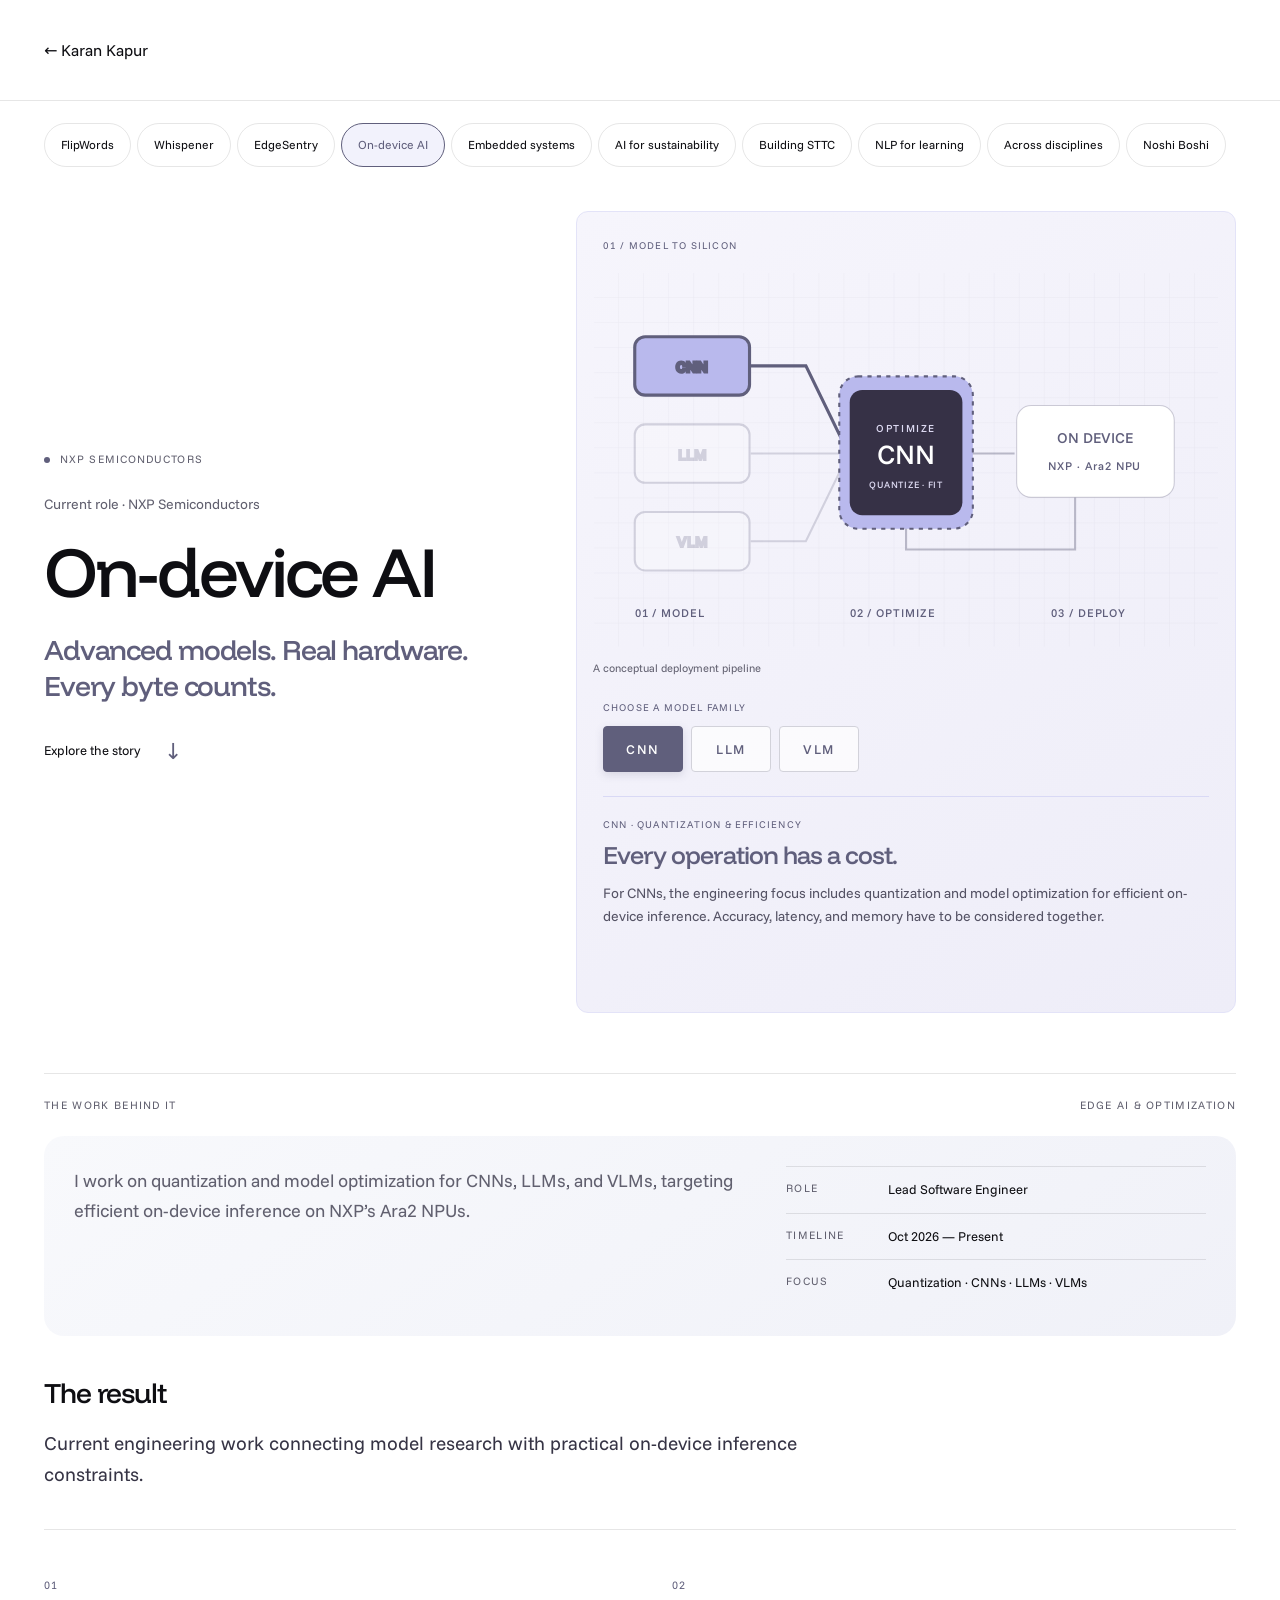
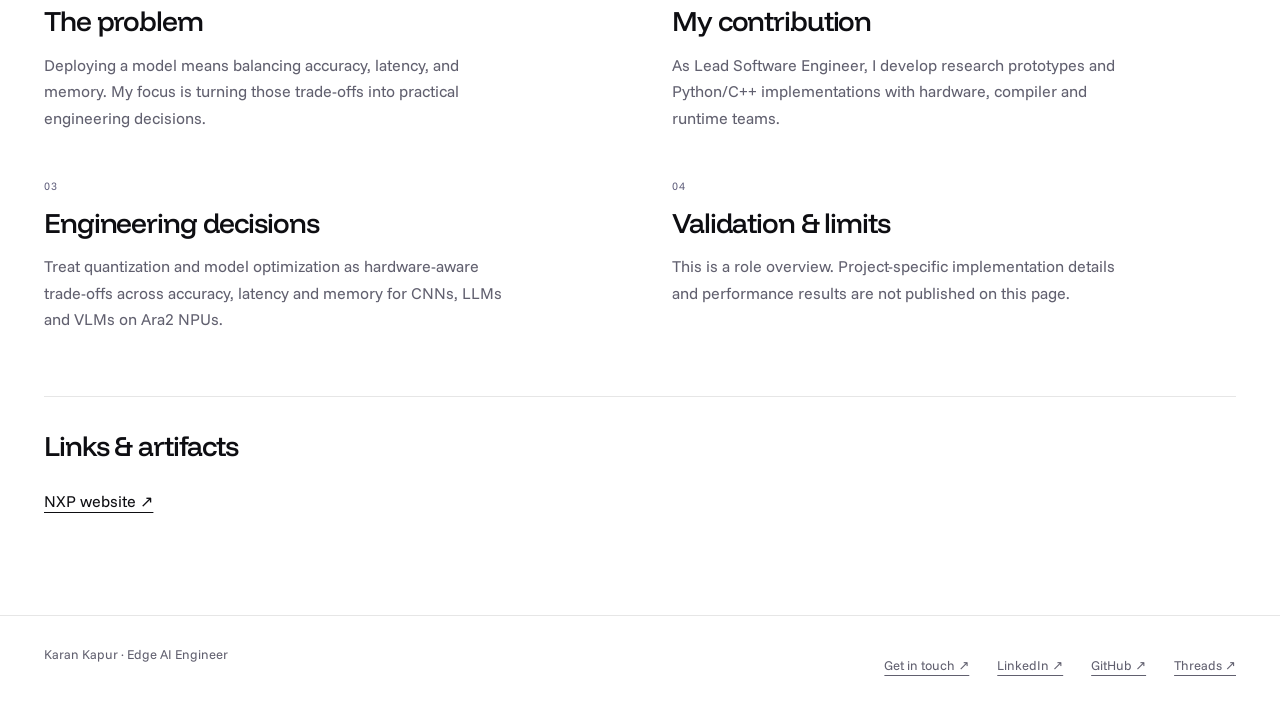
<file: profile/project.html>
<!doctype html>
<html lang="en">
<head>
  <meta charset="utf-8">
  <meta name="viewport" content="width=device-width, initial-scale=1">
  <meta name="theme-color" content="#ffffff">
  <meta name="description" content="Selected engineering, research, and community work by Karan Kapur.">
  <title>Selected work — Karan Kapur</title>
  <link rel="icon" href="icon.svg?v=avatar" type="image/svg+xml">
  <link rel="preconnect" href="https://fonts.googleapis.com">
  <link rel="stylesheet" media="print" onload="this.media='all'" href="https://fonts.googleapis.com/css2?family=Funnel+Display:wght@400;500;600&family=Funnel+Sans:wght@400;500;600&display=swap">
  <style>
    :root{--accent:#b9b9ed}
    *{box-sizing:border-box}body{margin:0;background:var(--bg);color:var(--ink);font:400 16px/1.65 "Funnel Sans",system-ui,sans-serif}
    a{color:inherit;text-underline-offset:5px}a:hover{color:var(--accent-ink)}a:focus-visible{outline:2px solid var(--accent-ink);outline-offset:5px}
    header,main,footer{max-width:1120px;margin:auto;padding:28px 44px}header{display:flex;justify-content:space-between;gap:24px;border-bottom:1px solid var(--line)}
    header a{text-decoration:none}header span,.eyebrow,.number,dt{font-size:11px;letter-spacing:.12em;text-transform:uppercase;color:var(--muted)}
    nav{display:flex;gap:8px;flex-wrap:wrap;margin:6px 0 28px}nav a{font-size:12px;text-decoration:none;border:1px solid var(--line);border-radius:24px}nav a[aria-current]{border-color:var(--accent-ink);color:var(--accent-ink)}
    .eyebrow{display:flex;align-items:center;gap:10px;margin:40px 0 18px}.eyebrow:before{content:"";width:6px;height:6px;border-radius:50%;background:var(--accent-ink)}
    h1,h2,.statement{font-family:"Funnel Display",system-ui,sans-serif;font-weight:500;letter-spacing:-.04em}h1{font-size:clamp(48px,8vw,100px);line-height:1.02;max-width:900px;margin:0 0 28px}
    .statement{font-size:clamp(23px,3vw,36px);line-height:1.35;max-width:760px;color:var(--accent-ink);margin:0 0 34px}
    .overview{display:grid;grid-template-columns:1.6fr 1fr}.summary{font-size:18px;margin:0;color:var(--muted)}
    dl{margin:0}dl div{display:grid;grid-template-columns:90px 1fr;gap:12px;border-top:1px solid var(--line);padding:12px 0}dd{margin:0;font-size:13px}
    .chapters{border-top:1px solid var(--line);display:grid;grid-template-columns:repeat(2,minmax(0,1fr));gap:40px 64px;padding:40px 0 64px}.number{color:var(--accent-ink)}h2{font-size:28px;line-height:1.2;margin:8px 0 14px}.chapters p{color:var(--muted);margin:0;max-width:460px}
    footer{display:flex;flex-wrap:wrap;gap:16px 28px;border-top:1px solid var(--line);font-size:13px;color:var(--muted)}footer span{margin-right:auto}.empty{padding-block:80px}
    @media(max-width:640px){header,main,footer{padding:22px}.eyebrow{margin-top:28px}.overview{grid-template-columns:1fr}.chapters{grid-template-columns:1fr;gap:32px}h1{overflow-wrap:anywhere}header span{display:none}}
    .overview{border-radius:20px;background:linear-gradient(145deg,#f8f9fc,#f0f1f8);padding:30px;margin-bottom:40px;gap:40px}
    nav a{min-height:44px;box-sizing:border-box;display:inline-flex;align-items:center;padding:10px 16px}
    nav a[aria-current]{background:color-mix(in srgb,var(--accent) 18%,white)}
    @media(max-width:640px){.overview{padding:24px;gap:28px}}
  </style>
  <link rel="stylesheet" href="theme.css">
  <link rel="stylesheet" href="flipwords.css">
</head>
<body class="project-page">
  <header><a id="back" href="../index.html">← Karan Kapur</a></header>
  <main id="content">
    <nav id="project-nav" aria-label="Select a project"></nav>
    <section class="project-hero" aria-labelledby="name">
      <div class="project-heading">
        <p class="eyebrow" id="organization"></p>
        <p class="project-status" id="status"></p>
        <h1 id="name"></h1>
        <p class="statement" id="statement"></p>
        <a class="story-link" href="#story">Explore the story <span aria-hidden="true">↓</span></a>
      </div>
      <section class="experience" id="experience" aria-label="Explore this project" hidden></section>
    </section>
    <div class="story-heading" id="story"><span>The work behind it</span><span id="story-type"></span></div>
    <div class="overview"><p class="summary" id="summary"></p><dl id="details"></dl></div>
    <section class="project-result" aria-labelledby="result-heading"><h2 id="result-heading">The result</h2><p id="result"></p></section>
    <div class="chapters" id="chapters"></div>
    <section class="project-resources" aria-labelledby="resources-heading"><h2 id="resources-heading">Links & artifacts</h2><ul id="resources"></ul></section>
    <noscript><p>Please enable JavaScript to view this project, or <a href="CV_Karan_Kapur.pdf">read my CV</a>.</p></noscript>
  </main>
  <footer><span><!-- portfolio:signature -->Karan Kapur · Edge AI Engineer<!-- /portfolio:signature --></span><a data-portfolio-href="mailto" href="mailto:karankapur.kapur@gmail.com">Get in touch ↗</a><a data-portfolio-href="linkedin" href="https://www.linkedin.com/in/karukapur/" target="_blank" rel="noopener">LinkedIn ↗</a><a data-portfolio-href="github" href="https://github.com/karukapur" target="_blank" rel="noopener">GitHub ↗</a><a data-portfolio-href="threads" href="https://www.threads.com/@karukapur" target="_blank" rel="noopener noreferrer">Threads ↗</a></footer>
  <script src="portfolio.js"></script>
  <script src="project-experiences.js"></script>
  <script src="flipwords.js"></script>
  <script>
    const id = new URLSearchParams(location.search).get('id') || 'edge-ai';
    const project = PORTFOLIO.projects.find(p => p.id === id);
    for (const item of PORTFOLIO.projects) {
      const link = document.createElement('a'); link.href = `?id=${item.id}`; link.textContent = item.name;
      if (item.id === id) link.setAttribute('aria-current', 'page');
      document.getElementById('project-nav').append(link);
    }
    if (!project) {
      document.title = 'Project not found — Karan Kapur';
      document.getElementById('content').innerHTML = '<div class="empty"><h1>Project not found.</h1><p><a href="../index.html">Explore the portfolio ↗</a></p></div>';
    } else {
      document.title = `${project.name} — Karan Kapur`;
      document.body.dataset.project = project.id;
      document.documentElement.style.setProperty('--accent', project.color);
      document.getElementById('story-type').textContent = project.type;
      for (const [element, value] of Object.entries({organization: project.organization, name: project.name, statement: project.big, summary: project.tabs[0], status: project.caseStudy.status, result: project.caseStudy.result})) document.getElementById(element).textContent = value;
      document.getElementById('back').href = `../index.html#${project.id}`;
      if (project.sourceUrl) {
        const source = document.createElement('a');
        source.href = project.sourceUrl; source.textContent = 'View on GitHub ↗';
        source.target = '_blank'; source.rel = 'noopener';
        document.querySelector('.project-heading').append(source);
      }
      const details = document.getElementById('details');
      for (const [label, value] of [['Role', project.role], ['Timeline', project.timeline], ['Focus', project.scope]]) {
        if (!value) continue;
        const row = document.createElement('div'), term = document.createElement('dt'), description = document.createElement('dd');
        term.textContent = label; description.textContent = value; row.append(term, description); details.append(row);
      }
      const study = project.caseStudy;
      [['The problem', project.tabs[1]], ['My contribution', study.contribution], ['Engineering decisions', study.decision], ['Validation & limits', study.limitation]].forEach(([title, text], i) => {
        const article = document.createElement('article'), number = document.createElement('span'), heading = document.createElement('h2'), paragraph = document.createElement('p');
        number.className = 'number'; number.textContent = `0${i + 1}`;
        heading.textContent = title; paragraph.textContent = text;
        article.append(number, heading, paragraph); document.getElementById('chapters').append(article);
      });
      const resources = [...project.resources];
      if (project.notesUrl) resources.push({ label: 'Engineering notes', url: project.notesUrl });
      for (const resource of resources) {
        const item = document.createElement('li'), link = document.createElement('a');
        link.href = resource.url; link.textContent = resource.label + ' ↗'; link.target = '_blank'; link.rel = 'noopener noreferrer';
        item.append(link); document.getElementById('resources').append(item);
      }
      mountProjectExperience(document.getElementById('experience'), project);
    }
  </script>
</body>
</html>
</file>
<file: profile/theme.css>
/* One light palette for the introduction, card table, lab and project pages. */
:root {
  color-scheme: light;
  --bg: #ffffff;
  --ink: #0e0e12;
  --muted: #61606f;
  --line: rgba(14,14,18,.1);
  --nt: var(--bg);
  --nt-ink: #242331;
  --nt-2: #61606f;
  --nt-3: #686779;
  --nt-line: rgba(46,44,79,.14);
  --nt-hi: #363445;
  --nt-body: #61606f;
  --accent-ink: color-mix(in srgb, var(--accent, #b9b9ed) 40%, #242331);
}

/* Home introduction and actions, sharing the existing scene navigation. */
.copy .hero-offer { grid-column: 1; grid-row: 1 / 3; align-self: start; }
.copy .hero-offer h1 { margin-bottom: 20px; }
.hero-services { margin: 0 0 20px; padding-inline-start: 16px; font-size: calc(clamp(22px, 1.9vw, 32px) - 2px); line-height: 1.4; letter-spacing: -.02em; }
.hero-actions { display: flex; flex-wrap: wrap; gap: 20px; pointer-events: auto; }
.hero-action { display: inline-flex; justify-content: center; align-items: center; gap: 12px; box-sizing: border-box; min-height: 54px; padding: 12px 26px; border: 1px solid #64619a; border-radius: 11px; color: #64619a; background: transparent; font-size: 20px; font-weight: 500; line-height: 1.4; letter-spacing: -.035em; text-decoration: none; }
.hero-action-primary { color: #fff; background: var(--ink); border-color: var(--ink); }
.hero-action:hover { background: #f3f4fa; }
.hero-action-primary:hover { background: #292930; }
.hero-action:focus-visible { outline: 2px solid var(--dot); outline-offset: 4px; }
.copy .intro { max-width: 320px; }
.copy .intro .en { font-size: 20px; line-height: 1.35; }
.copy .intro .ko { font-size: 14px; line-height: 1.5; margin-top: 16px; }
.copy .intro em { color: #64619a; font-style: normal; }
.copy .intro .intro-logo { display: inline-block; width: auto; height: 1cap; vertical-align: baseline; }
.copy .intro .intro-sttc { font-family: "Times New Roman", Times, serif; font-size: calc(1em + 1px); font-weight: 700; color: #B60100; }
.sttc-name { font-family: "Times New Roman", Times, serif; font-weight: 700; color: #B60100; }
.inline-bond-logo { display: inline-block; width: auto; height: .85em; aspect-ratio: 476 / 149; margin-inline: .2em; vertical-align: -.05em; }
@media (min-width: 821px) and (max-width: 1400px) {
  .copy .hero-offer { max-width: calc(50vw - 192px); }
  .hero-services { font-size: 20px; }
  .hero-actions { gap: 10px; }
  .hero-action { min-height: 46px; padding: 10px 16px; font-size: 16px; }
  .copy .intro { max-width: 240px; }
  .copy .intro .en { font-size: 16px; }
}
@media (max-width: 820px) {
  .copy .hero-offer h1 { margin-bottom: 0; }
  .hero-services, .hero-actions { display: none; }
  .copy .intro { max-width: 21em; }
  .copy .intro .en { font-size: 11.5px; line-height: 1.5; }
}
@media (min-width: 1921px) {
  .copy .hero-offer h1 { margin-bottom: calc(20px * var(--hs)); }
  .hero-services { font-size: calc(32px * var(--hs) - 2px); margin-bottom: calc(20px * var(--hs)); padding-inline-start: calc(16px * var(--hs)); }
  .hero-actions { gap: calc(20px * var(--hs)); }
  .hero-action { min-height: calc(54px * var(--hs)); padding: calc(12px * var(--hs)) calc(26px * var(--hs)); gap: calc(12px * var(--hs)); border-radius: calc(11px * var(--hs)); font-size: calc(20px * var(--hs)); }
  .copy .intro { max-width: calc(320px * var(--hs)); }
  .copy .intro .en { font-size: calc(20px * var(--hs)); }
  .copy .intro .ko { font-size: calc(14px * var(--hs)); margin-top: calc(16px * var(--hs)); }
}

/* Neutral project display; STTC supplies its own MacBook hardware. */
html.stage-on .mb .mb-base { display: none; }
html.stage-on .mb .mb-face {
  border-radius: 18px;
  background: linear-gradient(145deg, #ffffff, #e1e3ef);
  box-shadow: inset 0 0 0 2px #c6c8dc, 0 4px 0 #b9bbd1, 0 16px 36px rgba(46,44,79,.16);
}
html.stage-on .mb .mb-screen { border-radius: 8px; background: #e8e9f3; }
html.stage-on .mb .mb-pane { background: var(--bg); }
html.stage-on .mb .mb-back { display: block; background: #dcddeb; }
/* Project navigation stays in viewport space, independent of the scene scale. */
html.stage-on body .web-info .wi-dock {
  position: absolute; left: 50%; bottom: max(24px, env(safe-area-inset-bottom, 0px)); transform: translateX(-50%);
  display: flex; gap: 4px; box-sizing: border-box; width: max-content; max-width: calc(100vw - 40px); padding: 8px;
  border: 1px solid rgba(36,35,49,.12); border-radius: 16px; background: linear-gradient(160deg,rgba(255,255,255,.94),rgba(242,243,248,.82) 46%,rgba(233,236,246,.88)); box-shadow: 0 4px 20px rgba(14,14,18,.08);
  pointer-events: auto;
}
html.stage-on body .web-info .wd-c { flex: none; }
html.stage-on body .web-info .wd-k {
  all: unset; box-sizing: border-box; display: flex; align-items: center; justify-content: center; gap: 8px;
  height: 44px; padding: 0 16px; border: 1px solid transparent; border-radius: 8px; color: #61606f;
  font: 500 clamp(13px, .8vw, 15px)/1.2 var(--f-en); letter-spacing: 0; white-space: nowrap; cursor: pointer;
  transition: background-color .16s ease-out, border-color .16s ease-out, color .16s ease-out;
}
html.stage-on body .web-info .wd-k img { display: block; flex: none; width: 20px; height: 20px; object-fit: contain; pointer-events: none; }
html.stage-on body .web-info .wd-k:hover { background: #f5f4f7; color: #242331; }
html.stage-on body .web-info .wd-k[aria-selected="true"] { background: #f0edf6; border-color: #ddd7e9; color: #353043; }
html.stage-on body .web-info .wd-k:focus-visible { outline: 2px solid #77718f; outline-offset: -2px; }
@media (max-width: 820px) {
  html.stage-on body .web-info .wi-dock { display: none; bottom: max(16px, env(safe-area-inset-bottom, 0px)); max-width: calc(100vw - 32px); }
  html.stage-on body .web-info.fw-selected .wi-dock, html.stage-on body .web-info.sustainability-selected .wi-dock { display: flex; }
  html.stage-on body .web-info .wd-k { padding-inline: 12px; }
}
@media (prefers-reduced-motion: reduce) { html.stage-on body .web-info .wd-k { transition: none; } }
html.stage-on .mb .mb-arrive { box-shadow: 0 8px 28px rgba(46,44,79,.18); }
html.stage-on .web-note.is-cue { animation: none; }
.end-info .ei-item:hover .ei-v { color: #64619a; }

/* Project experiences: shared controls, individual compositions. */
.project-status { margin: 0 0 20px; color: #61606f; font-size: 14px; }
.project-result { margin: 0 0 40px; max-width: 850px; }
.project-result h2 { margin-top: 0; }
.project-result p { color: #363445; font-size: 19px; line-height: 1.6; }
.project-resources { border-top: 1px solid var(--line); padding: 24px 0 48px; }
.project-resources ul { display: flex; flex-wrap: wrap; gap: 8px 32px; list-style: none; padding: 0; }
.project-resources a { display: inline-flex; align-items: center; min-height: 44px; }
.project-page { --tint: color-mix(in srgb, var(--accent) 19%, white); }
.project-page header, .project-page main, .project-page footer { max-width: 1320px; }
.project-page main { padding-top: 22px; }
.project-page #project-nav { margin: 0 0 36px; gap: 6px; }
.project-page #project-nav a { font-size: 12px; }
.project-hero { display: grid; grid-template-columns: .85fr 1.15fr; align-items: center; gap: 44px; padding: 8px 0 60px; }
.project-heading { min-width: 0; }
.project-heading .eyebrow { margin: 0 0 24px; line-height: 1.6; letter-spacing: .1em; }
.project-heading h1 { font-size: clamp(46px, 5.5vw, 82px); margin-bottom: 24px; overflow-wrap: anywhere; }
.project-heading .statement { font-size: clamp(23px, 2.2vw, 31px); line-height: 1.3; margin-bottom: 24px; }
.story-link { display: inline-flex; align-items: center; gap: 24px; min-height: 44px; font-size: 13px; text-decoration: none; }
.story-link span { font-size: 22px; color: var(--accent-ink); }
.story-heading { display: flex; flex-wrap: wrap; justify-content: space-between; gap: 12px; padding: 22px 0; border-top: 1px solid var(--line); font-size: 11px; letter-spacing: .12em; text-transform: uppercase; color: var(--muted); scroll-margin-top: 24px; }
.experience { min-width: 0; padding: 26px; border: 1px solid color-mix(in srgb, var(--accent) 40%, white); border-radius: 24px; background: var(--tint); color: var(--accent-ink); }
.experience[hidden] { display: none; }
.experience-label, .experience-tag, .experience-prompt, .sheet-label, .notebook-label, .notebook-footer { font-size: 10px; line-height: 1.6; letter-spacing: .12em; text-transform: uppercase; }
.experience-label { margin: 0; }
.experience-visual { min-width: 0; margin: 18px 0 24px; }
.experience-visual > svg { width: 100%; height: auto; display: block; overflow: visible; }
.experience-visual figcaption { margin-top: 12px; font-size: 11px; line-height: 1.5; color: var(--muted); }
.experience-prompt { margin: 0 0 10px; }
.experience-buttons { display: flex; flex-wrap: wrap; gap: 8px; }
.experience-buttons button { min-width: 48px; min-height: 46px; padding: 10px 16px; border: 1px solid color-mix(in srgb, var(--accent-ink) 28%, white); border-radius: 8px; background: rgba(255,255,255,.7); color: var(--accent-ink); font: 500 13px/1.4 "Funnel Sans", system-ui, sans-serif; text-align: left; cursor: pointer; transition: background .2s, border-color .2s, box-shadow .2s; }
.experience-buttons button:hover { border-color: var(--accent-ink); background: white; }
.experience-buttons button[aria-pressed="true"] { background: var(--accent-ink); color: #fff; border-color: var(--accent-ink); box-shadow: 0 3px 8px color-mix(in srgb, var(--accent-ink) 18%, transparent); }
.experience-buttons button:focus-visible { outline: 2px solid var(--accent-ink); outline-offset: 4px; }
.experience-detail { border-top: 1px solid color-mix(in srgb, var(--accent) 55%, white); margin-top: 24px; padding-top: 20px; min-height: 190px; }
.experience-tag { margin: 0 0 8px; }
.experience-title { margin: 0 0 12px; font-size: 25px; line-height: 1.15; }
.experience-copy { margin: 0; font-size: 14px; line-height: 1.65; color: #555365; }
.experience-source { display: inline-flex; align-items: center; min-height: 44px; margin-top: 8px; font-size: 12px; }
.experience-source[hidden] { display: none; }
.experience svg text { fill: currentColor; font: 500 14px "Funnel Sans", system-ui, sans-serif; }
.experience svg .svg-center { text-anchor: middle; }
.experience svg .svg-small { font-size: 11px; letter-spacing: .08em; }
.trace { stroke: currentColor; stroke-width: 2; opacity: .4; }
.signal { stroke: currentColor; stroke-width: 2; opacity: .23; transition: opacity .25s; }
.signal.is-active { opacity: 1; stroke-width: 3; }
.signal rect { fill: white; }
.signal.is-active rect { fill: var(--accent); }
.chip-pins { fill: var(--accent); stroke: var(--accent-ink); stroke-width: 2; stroke-dasharray: 4 5; }
.silicon-core { fill: #363146; }
.experience svg .core-label { fill: #dcd9f1; font-size: 10px; letter-spacing: .15em; }
.experience svg .core-model { fill: white; font-size: 26px; }
.experience svg .core-small { fill: #dcd9f1; font-size: 9px; letter-spacing: .08em; }
.device-node { fill: white; stroke: currentColor; stroke-opacity: .3; }
[data-project="edge-ai"] .experience { border-radius: 12px; background: linear-gradient(145deg, #f6f5fc, #eeedf8); }
[data-project="edge-ai"] .experience-visual { margin-inline: -10px; }
[data-project="edge-ai"] .experience-buttons button { min-width: 80px; text-align: center; border-radius: 4px; letter-spacing: .12em; }

/* The embedded workbench reads across: input rail, schematic, engineering note. */
[data-project="embedded"] .project-hero { grid-template-columns: 1fr; gap: 24px; }
[data-project="embedded"] .project-heading { display: grid; grid-template-columns: 1fr 1fr; gap: 0 64px; align-items: center; }
[data-project="embedded"] .project-heading .eyebrow { grid-column: 1 / -1; margin-bottom: 16px; }
[data-project="embedded"] .project-heading h1 { grid-row: 2 / 4; font-size: clamp(46px, 5vw, 76px); margin: 0; max-width: 540px; }
[data-project="embedded"] .project-heading .statement { margin: 0; max-width: 420px; }
[data-project="embedded"] .experience { display: grid; grid-template-columns: 170px minmax(0, 1.6fr) minmax(220px, 1fr); gap: 24px; border-radius: 8px; background: #f0f7f5; }
[data-project="embedded"] .experience-label { grid-column: 1 / -1; }
[data-project="embedded"] .experience-controls { grid-column: 1; grid-row: 2; align-self: center; }
[data-project="embedded"] .experience-buttons { flex-direction: column; }
[data-project="embedded"] .experience-visual { grid-column: 2; grid-row: 2; margin: 0; align-self: center; }
[data-project="embedded"] .experience-detail { grid-column: 3; grid-row: 2; margin: 0; border-top: 0; border-left: 1px solid var(--line); padding: 16px 0 16px 24px; align-self: center; }
[data-project="embedded"] .silicon-core { fill: #2b4846; }

/* Research documents are individually brought to the top of the desk. */
[data-project="sustainability"] .project-hero { grid-template-columns: 1fr 1fr; gap: 64px; }
[data-project="sustainability"] .experience { padding: 28px 32px; background: linear-gradient(145deg, #f1f5ec, #f9fbf7); border: 0; border-radius: 2px; }
.research-stack { position: relative; height: 310px; width: 100%; margin: 28px 0 16px; }
.report-sheet { position: absolute; box-sizing: border-box; width: 82%; height: 285px; left: 9%; top: 12px; padding: 26px; border: 1px solid #cfd8c5; background: #fff; color: #35412e; box-shadow: 0 10px 22px #3442290c; transform: translate(10px, 8px) rotate(5deg); transition: transform .28s, opacity .28s; opacity: .3; }
.report-sheet:nth-child(2) { transform: translate(-12px, 3px) rotate(-5deg); }
.report-sheet:nth-child(3) { transform: translate(4px, -8px) rotate(3deg); }
.report-sheet:nth-child(4) { transform: translate(-2px, 12px) rotate(-2deg); }
.report-sheet.is-active { transform: translate(0, -8px) rotate(-1deg); opacity: 1; z-index: 1; }
.report-sheet strong { display: block; font: 500 32px/1.12 "Funnel Display", system-ui, sans-serif; letter-spacing: -.04em; margin: 22px 0; }
.paper-lines { height: 54px; background: repeating-linear-gradient(180deg, transparent 0 12px, #dce0d8 12px 14px, transparent 14px 18px); }
.paper-stamp { display: block; font-size: 10px; line-height: 1.5; text-transform: uppercase; letter-spacing: .07em; margin-top: 18px; }
.extraction-row { display: flex; gap: 20px; font-size: 12px; border-block: 1px solid #dce0d8; padding: 10px 0; }
.report-sheet .result-number { font-size: 102px; line-height: .9; margin: 24px 0 12px; }
.result-number span { font-size: 40px; }
.report-sheet p { font-size: 14px; margin: 8px 0; }
.database-drawing { border: 1px solid #cfd8c5; border-radius: 50% / 15%; text-align: center; font-size: 13px; padding: 12px; }
[data-project="sustainability"] .experience-buttons { gap: 6px; }
[data-project="sustainability"] .experience-buttons button { padding: 8px 12px; border-radius: 24px; font-size: 12px; }

/* STTC is shown through its live website rather than an illustrative diagram. */
[data-project="sttc"] .project-hero { grid-template-columns: 1fr; gap: 28px; }
[data-project="sttc"] .project-heading { text-align: center; max-width: 820px; margin: auto; }
[data-project="sttc"] .project-heading .eyebrow { justify-content: center; }
[data-project="sttc"] .project-heading h1 { font-size: clamp(52px, 6vw, 88px); }
[data-project="sttc"] .project-heading .statement { margin: 0 auto 8px; max-width: 650px; }
.project-page .experience.live-site { display: block; padding: 0; overflow: hidden; border: 1px solid var(--line); border-radius: 16px; background: white; }
.live-site-toolbar { display: flex; flex-wrap: wrap; align-items: center; justify-content: space-between; gap: 8px 20px; padding: 10px 20px; background: #f8f9fc; border-bottom: 1px solid var(--line); color: var(--muted); font-size: 12px; }
.live-site-toolbar span { letter-spacing: .1em; text-transform: uppercase; font-size: 10px; }
.live-site-link { display: inline-flex; align-items: center; min-height: 44px; color: var(--ink); }
.live-site-frame { display: block; width: 100%; height: clamp(560px, 72vh, 880px); border: 0; background: white; }

/* The topic map leads on the left, with the editorial introduction on the right. */
[data-project="camh"] .project-hero { grid-template-columns: 1.15fr .85fr; }
[data-project="camh"] .project-heading { grid-column: 2; grid-row: 1; }
[data-project="camh"] .experience { grid-column: 1; grid-row: 1; background: #f0f5fc; border-radius: 30px 30px 8px 30px; }
[data-project="camh"] .experience-visual { background: #ffffff94; border-radius: 16px; padding: 14px 8px 10px; }
[data-project="camh"] .experience-buttons button { border-radius: 24px; }
.map-axis { stroke: #b4c4db; stroke-width: 1; }
.topic-halo { fill: #dce7f4; opacity: .6; }
.halo-b { fill: #dcdff1; }.halo-c { fill: #d5e9e6; }
.topic-point { fill: #5a759f; stroke: white; stroke-width: 1; transition: cx .3s, cy .3s; }
.topic-1 { fill: #7e75a4; }.topic-2 { fill: #507d7b; }
[data-project="camh"] .experience[data-choice="1"] .topic-halo { opacity: .22; }
[data-project="camh"] .experience[data-choice="2"] .topic-halo { opacity: 0; }

/* Notebook tabs, ruled paper and a three-stop academic journey. */
[data-project="education"] .project-hero { grid-template-columns: 1fr; gap: 24px; }
[data-project="education"] .project-heading { max-width: 960px; }
[data-project="education"] .project-heading h1 { font-size: clamp(48px, 6.5vw, 92px); margin-bottom: 16px; }
[data-project="education"] .project-heading .statement { display: inline; margin-right: 40px; }
[data-project="education"] .experience { display: grid; grid-template-columns: minmax(0, 1.3fr) minmax(0, 1fr); gap: 20px 36px; border-radius: 4px 18px 18px 4px; border-left: 10px solid #c7b68a; background: #faf7ee; padding: 28px 36px; }
[data-project="education"] .experience-label { grid-column: 1 / -1; }
[data-project="education"] .experience-visual { grid-column: 1; grid-row: 2 / 4; margin: 0; }
[data-project="education"] .experience-controls { grid-column: 2; grid-row: 2; align-self: end; }
[data-project="education"] .experience-detail { grid-column: 2; grid-row: 3; margin-top: 0; }
[data-project="education"] .experience-buttons button { border-radius: 4px 12px 4px 4px; font-size: 12px; }
.notebook-page { padding: 20px 20px 26px 32px; background: repeating-linear-gradient(transparent 0 31px, #e9e0cc 31px 32px); border-left: 1px solid #d4b8a2; min-height: 270px; }
.notebook-label { display: block; }
.journey-track { display: flex; gap: 18px; position: relative; margin: 30px 0 24px; }
.journey-track::before { content: ""; position: absolute; left: 14px; right: 14px; top: 17px; height: 1px; background: #d7c69f; }
.journey-stop { position: relative; flex: 1; opacity: .4; transition: opacity .25s; }
.journey-stop.is-active { opacity: 1; }
.journey-stop > span { position: relative; display: grid; place-items: center; width: 36px; height: 36px; border: 1px solid #cab88c; border-radius: 50%; background: #faf7ee; font-size: 12px; margin-bottom: 16px; }
.journey-stop.is-active > span { background: var(--accent-ink); color: white; border-color: var(--accent-ink); }
.journey-stop strong { display: block; font: 500 25px/1.15 "Funnel Display", system-ui, sans-serif; letter-spacing: -.04em; }
.journey-stop small { display: block; font-size: 10px; line-height: 1.6; margin-top: 12px; }
.notebook-footer { font-size: 9px; letter-spacing: .06em; }

/* The supplied unboxing video leads the Noshi Boshi story. */
[data-project="noshi-boshi"] .project-hero { grid-template-columns: 1.2fr .8fr; gap: 64px; }
[data-project="noshi-boshi"] .project-heading { grid-column: 2; grid-row: 1; }
[data-project="noshi-boshi"] .project-heading h1 { font-size: clamp(62px, 7.5vw, 108px); max-width: 340px; }
[data-project="noshi-boshi"] .experience { grid-column: 1; grid-row: 1; }

@media (max-width: 1050px) {
  .project-hero, [data-project="sustainability"] .project-hero, [data-project="noshi-boshi"] .project-hero { gap: 28px; }
  .experience { padding: 22px; }
  [data-project="embedded"] .experience { grid-template-columns: 150px minmax(0, 1fr); gap: 20px; }
  [data-project="embedded"] .experience-detail { grid-column: 1 / -1; grid-row: 3; border-left: 0; border-top: 1px solid var(--line); padding: 20px 0 0; min-height: 0; }
  [data-project="education"] .experience { gap: 20px; padding: 28px; }
  [data-project="education"] .experience { grid-template-columns: 1fr; }
  [data-project="education"] .experience-visual { grid-column: 1; grid-row: 2; }
  [data-project="education"] .experience-controls { grid-column: 1; grid-row: 3; }
  [data-project="education"] .experience-detail { grid-column: 1; grid-row: 4; }
}
@media (max-width: 760px) {
  .project-page header, .project-page main, .project-page footer { padding-inline: 22px; }
  .project-page header { font-size: 13px; gap: 16px; align-items: center; }
  .project-page header span { display: none; }
  .project-page #project-nav { margin-bottom: 28px; }
  .project-page #project-nav a { font-size: 11px; padding: 8px 12px; }
  .project-page .project-hero { grid-template-columns: minmax(0, 1fr); gap: 28px; padding-bottom: 36px; }
  .project-page .project-heading { grid-column: 1; grid-row: 1; display: block; text-align: left; margin: 0; }
  .project-page .project-heading .eyebrow { justify-content: flex-start; margin-bottom: 18px; }
  .project-page .project-heading h1 { font-size: clamp(44px, 10vw, 66px); max-width: none; margin-bottom: 20px; }
  .project-page .project-heading .statement { display: block; margin: 0 0 12px; font-size: 25px; }
  .project-page .experience { grid-column: 1; grid-row: 2; padding: 22px; border-radius: 18px; }
  .project-page .experience-label { padding-left: 0; }
  .project-page .experience-detail { min-height: 0; }
  [data-project="sustainability"] .experience { padding-inline: 18px; }
  .report-sheet { padding: 22px; width: 88%; left: 6%; }
  .report-sheet strong { font-size: 30px; }
  .notebook-page { padding-inline: 14px; }
  .journey-track { gap: 8px; }
  .journey-stop strong { font-size: 21px; }
}
@media (max-width: 440px) {
  [data-project="embedded"] .experience { display: block; }
  [data-project="embedded"] .experience-controls { margin-top: 20px; }
  [data-project="embedded"] .experience-buttons { flex-direction: row; }
  [data-project="embedded"] .experience-visual { margin: 18px -8px; }
  .experience-buttons button { padding-inline: 12px; font-size: 12px; }
  .journey-stop strong { font-size: 18px; }
  .notebook-page { padding-inline: 8px; }
}
@media (prefers-reduced-motion: reduce) {
  .experience *, .experience *::before, .experience *::after { transition: none !important; animation: none !important; }
}

/* Keep scene copy clear of the badge and fixed controls on shallow desktops. */
@media (min-width: 821px) and (max-height: 800px) {
  html:is(.stage-on, .stage-preparing) .hero .hero-offer h1 { font-size: clamp(28px, 3vw, 38px); margin-top: 0; margin-bottom: 12px; }
  html:is(.stage-on, .stage-preparing) .hero-services { font-size: 18px; margin-bottom: 12px; }
  html:is(.stage-on, .stage-preparing) .hero-action { min-height: 44px; padding: 8px 14px; font-size: 16px; }
  html:is(.stage-on, .stage-preparing) .hero .intro .en { font-size: 16px; }
  html:is(.stage-on, .stage-preparing) .hero .intro .ko { font-size: 13px; margin-top: 10px; }
  html:is(.stage-on, .stage-preparing) .hero .card3d { scale: .72; top: 50.976px; transform-origin: 150px 0; }
  html.stage-on .hero :is(.ring, .clasp) { scale: .72; }
}
html:is(.stage-on, .stage-preparing) .hero-offer { max-width: min(38vw, calc(50vw - 180px)); }
.project-page :is(.overview, .chapters, .project-heading) > * { min-width: 0; }
.project-page :is(p, dd, a) { overflow-wrap: anywhere; }
.project-page header a, .project-page footer a { display: inline-flex; align-items: center; min-height: 44px; }

@media (min-width: 821px) and (max-width: 1100px) {
  html.stage-on body .web-info .wd-k { padding-inline: 8px; gap: 5px; }
}
</file>
<file: profile/flipwords.css>
/* Image and video projects share a presentation within the Work scene. */
html.flipwords-work .mb .mb-base,
html.flipwords-work .mb .mb-back,
html.flipwords-work .mb .mb-screen,
html.flipwords-work .mb .mb-chin { visibility: hidden !important; pointer-events: none; }
html.flipwords-work.stage-on .mb .mb-face { background: none; box-shadow: none; }
html.stage-on body .web-info.fw-selected .wi-tab[aria-selected="true"] { color: #24212e; }
html.stage-on body .web-info.fw-selected .wi-tab[aria-selected="true"]::after { height: 2px; }
.fw-notes { pointer-events: auto; align-self: flex-start; color: inherit; font-size: clamp(13px, 1vw, 17px); text-underline-offset: 5px; margin-top: 24px; }
.fw-notes[hidden], .fw-stage[hidden] { display: none; }
.fw-stage { display: flex; align-items: center; justify-content: center; position: relative; min-width: 0; height: 640px; color: #292735; font-family: 'Funnel Sans', system-ui, sans-serif; }
.mb-face > .fw-stage { position: absolute; box-sizing: border-box; left: 0; top: 50%; transform: translateY(-50%); width: 100%; height: 100%; max-height: calc(64dvh * var(--preview-scale, 1)); }
.mb-face > .portrait-stage { height: calc(min(60dvh, 50vw) * var(--preview-scale, 1)); }
.fw-mockup { display: block; width: 100%; height: 100%; object-fit: contain; }
.fw-notes:focus-visible { outline: 3px solid #8b5dc9; outline-offset: 6px; }
[data-project="flipwords"] .experience { padding: 0; background: var(--bg); border: 0; }
[data-project="flipwords"] .experience.fw-stage { min-height: 570px; }
[data-project="edgesentry"] .experience { padding: 0; background: var(--bg); border: 0; }
[data-project="edgesentry"] .experience.fw-stage { min-height: 570px; }
.es-assembly { position: relative; width: 100%; height: 100%; min-height: 0; mix-blend-mode: multiply; transform: translateY(3%) scale(1.15); transform-origin: center; }
.es-assembly > .fw-mockup { visibility: hidden; }
.es-assembly > svg { position: absolute; inset: 0; width: 100%; height: 100%; }
.es-part { opacity: 0; }
.es-ready .es-part { animation: es-part-enter var(--part-duration) cubic-bezier(.22,1,.36,1) var(--part-delay) both; }
.preview-paused .es-part { animation-play-state: paused; }
@keyframes es-part-enter {
  from { opacity: 0; transform: translateX(-32px); filter: blur(4px); }
  65% { opacity: 1; filter: blur(.6px); }
  to { opacity: 1; transform: translateX(0); filter: blur(0); }
}
@media (prefers-reduced-motion: reduce) { .es-ready .es-part { animation: none; opacity: 1; } }
.es-insignia { position: absolute; top: 10%; left: 4%; display: flex; align-items: center; gap: 12px; color: #34564a; }
.es-bond-logo { display: block; height: 24px; width: auto; flex: none; }
.es-insignia > span:last-child { border-left: 1px solid #a7bbb1; padding-left: 12px; font-size: 12px; }
.es-reticle { width: 24px; height: 24px; border: 1px solid currentColor; border-radius: 50%; position: relative; }
.es-reticle::before, .es-reticle::after { content: ''; position: absolute; background: currentColor; }
.es-reticle::before { width: 1px; height: 32px; left: 10px; top: -5px; }
.es-reticle::after { height: 1px; width: 32px; top: 10px; left: -5px; }
.nb-video { display: block; width: 100%; height: auto; max-height: 100%; object-fit: contain; border-radius: 16px; background: #fff; pointer-events: none; }
[data-project="noshi-boshi"] .experience.nb-stage { padding: 0; border-radius: 16px; background: transparent; height: auto; min-height: 0; align-self: center; }
.project-phone { position: relative; flex: none; box-sizing: border-box; height: 88%; aspect-ratio: 1140 / 2700; border: 1px solid #6d717b; border-radius: 10% / 4.2%;
  background: linear-gradient(110deg, #e0e2e7, #81858e 5%, #34373e 12%, #15171c 50%, #a7aab3 94%, #e1e2e6);
  box-shadow: inset 0 0 0 1px rgba(255,255,255,.45), inset -3px 0 4px rgba(255,255,255,.2), 5px 2px 0 #34373f, 7px 3px 0 #8b909a, 18px 30px 45px rgba(24,33,49,.23);
  transform: perspective(1800px) rotateX(7deg) rotateY(-18deg) rotateZ(6deg); transform-origin: 50% 50%; }
.project-phone::before { content: ''; position: absolute; z-index: 2; left: 40%; top: .4%; width: 20%; height: .25%; border-radius: 99px; background: #191b20; box-shadow: 0 1px 0 rgba(255,255,255,.2); }
.phone-screen { position: absolute; inset: 1.1111% 2.6316%; overflow: hidden; border-radius: 8% / 3.3%; background: #0e1723; box-shadow: 0 0 0 1px #06080c; }
.phone-screen::after { content: ''; position: absolute; top: 1%; left: 50%; width: 3.3%; aspect-ratio: 1; transform: translateX(-50%); border-radius: 50%;
  background: radial-gradient(circle at 38% 35%, #2c3b50 0 14%, #10151e 22% 45%, #030406 55%); box-shadow: 0 0 0 1px #171a21; pointer-events: none; }
.project-phone .nb-video { position: absolute; inset: 0; width: 100%; height: 100%; max-height: none; border-radius: 0; background: #0e1723; }
.phone-volume,.phone-power { position: absolute; right: -3%; width: 2.2%; border-radius: 2px; background: linear-gradient(90deg, #343840, #a1a6af 55%, #565b65); box-shadow: inset 0 1px 0 rgba(255,255,255,.5); }
.phone-volume { top: 18%; height: 12%; }
.phone-power { top: 34%; height: 7%; }
.project-page .experience.portrait-stage { padding: 0; border: 0; background: transparent; height: min(680px, 76svh); min-height: 0; }
@media (max-width: 820px) {
  html.stage-on body .web-info.fw-selected .wi-body { position: absolute; left: 7vw; top: 9vh; width: 84vw; gap: 0; max-width: none; max-height: 20vh; }
  .mb-face > .fw-stage { top: 0; transform: none; }
  .web-info .fw-notes { display: none; }
  .project-phone { height: 86%; transform: perspective(1400px) rotateX(4deg) rotateY(-12deg) rotateZ(4deg); }
  [data-project="flipwords"] .experience.fw-stage { min-height: 400px; }
  [data-project="edgesentry"] .experience.fw-stage { min-height: 400px; }
}
@media (prefers-reduced-motion: reduce) { .fw-stage * { transition: none !important; } }
</file>
